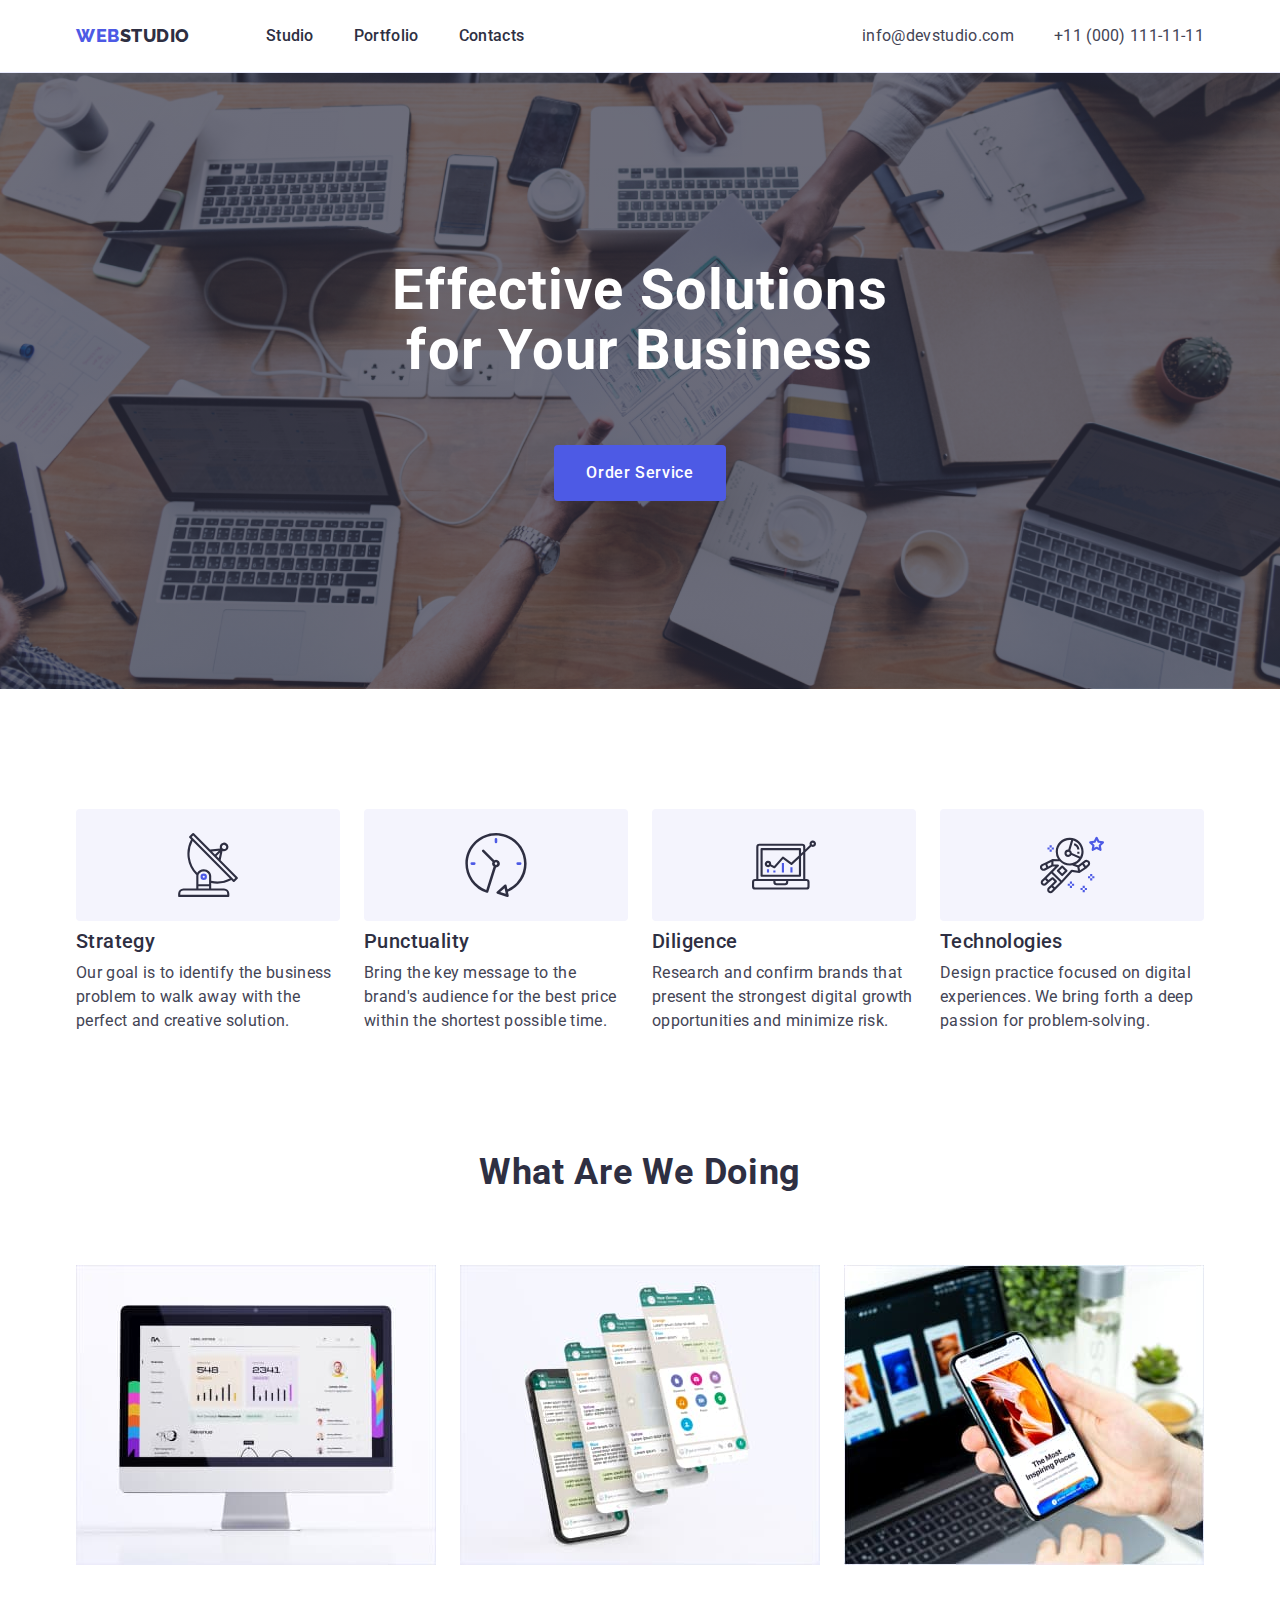
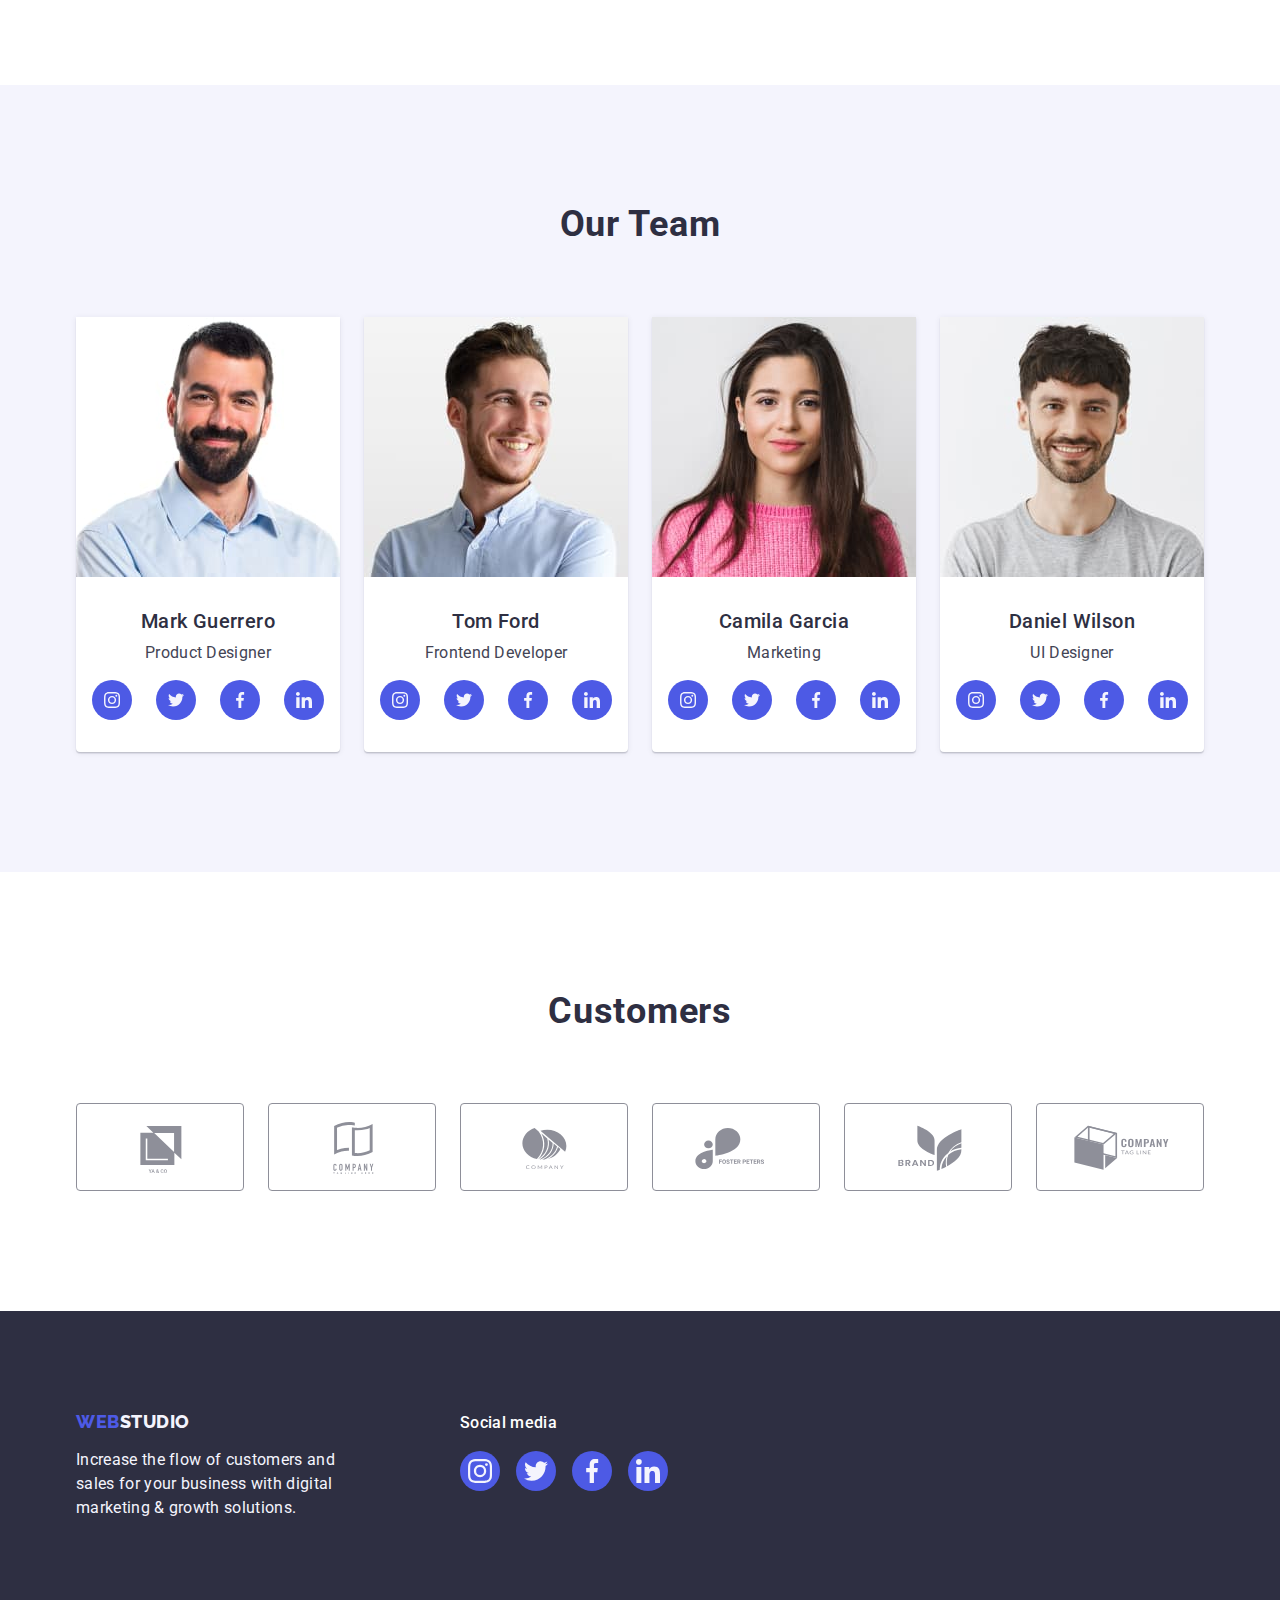
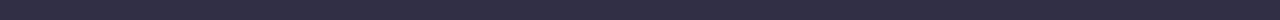
<file: index.html>
<!DOCTYPE html>
<html lang="en">
  <head>
    <meta charset="UTF-8" />
    <meta http-equiv="X-UA-Compatible" content="IE=edge" />
    <meta name="viewport" content="width=device-width, initial-scale=1.0" />
    <link rel="preconnect" href="https://fonts.googleapis.com" />
    <link rel="preconnect" href="https://fonts.gstatic.com" crossorigin />
    <link
      href="https://fonts.googleapis.com/css2?family=Raleway:wght@800&family=Roboto:wght@400;500;700;900&display=swap"
      rel="stylesheet"
    />
    <title>Document</title>
    <link
      rel="stylesheet"
      href="https://cdn.jsdelivr.net/npm/modern-normalize@1.1.0/modern-normalize.min.css"
    />
    <link rel="stylesheet" href="./css/style.css" />
  </head>
  <body>
    <header class="header">
      <div class="header-container container">
        <nav class="list-nav">
          <a class="logo link" href="./index.html"
            >Web<span class="logo-text">Studio</span></a
          >
          <ul class="list">
            <li>
              <a href="./index.html" class="list-link link">Studio</a>
            </li>
            <li>
              <a class="list-link link" href="./portfolio.html">Portfolio</a>
            </li>
            <li><a class="list-link link" href="">Contacts</a></li>
          </ul>
        </nav>
        <address class="address-list">
          <ul class="list-address">
            <li>
              <a class="list-menu link" href="mailto:info@devstudio.com"
                >info@devstudio.com</a
              >
            </li>
            <li>
              <a class="list-menu link" href="tel:+110001111111"
                >+11 (000) 111-11-11</a
              >
            </li>
          </ul>
        </address>
      </div>
    </header>
    <main>
      <section class="hero">
        <div class="container hero-container">
          <h1 class="hero-title">Effective Solutions for Your Business</h1>
          <button class="hero-btn" type="button">Order Service</button>
        </div>
      </section>
      <section class="strengths">
        <div class="container strengths-container">
          <h2 class="strengths-title">Our strengths</h2>
          <ul class="list-strengths">
            <li class="strengths-item">
              <div class="advantages-wrapper">
                <svg class="strength-icon" width="64" height="64">
                  <use href="./images/icons.svg#icon-antenna-1"></use>
                </svg>
              </div>
              <h3 class="list-title">Strategy</h3>
              <p class="list-desc">
                Our goal is to identify the business problem to walk away with
                the perfect and creative solution.
              </p>
            </li>
            <li class="strengths-item">
              <div class="advantages-wrapper">
                <svg class="strength-icon" width="64" height="64">
                  <use href="./images/icons.svg#icon-clock-1"></use>
                </svg>
              </div>
              <h3 class="list-title">Punctuality</h3>
              <p class="list-desc">
                Bring the key message to the brand's audience for the best price
                within the shortest possible time.
              </p>
            </li>
            <li class="strengths-item">
              <div class="advantages-wrapper">
                <svg class="strength-icon" width="64" height="64">
                  <use href="./images/icons.svg#icon-diagram-1"></use>
                </svg>
              </div>
              <h3 class="list-title">Diligence</h3>
              <p class="list-desc">
                Research and confirm brands that present the strongest digital
                growth opportunities and minimize risk.
              </p>
            </li>
            <li class="strengths-item">
              <div class="advantages-wrapper">
                <svg class="strength-icon" width="64" height="64">
                  <use href="./images/icons.svg#icon-astronaut-1"></use>
                </svg>
              </div>
              <h3 class="list-title">Technologies</h3>
              <p class="list-desc">
                Design practice focused on digital experiences. We bring forth a
                deep passion for problem-solving.
              </p>
            </li>
          </ul>
        </div>
      </section>
      <section class="doing">
        <div class="container doing-container">
          <h2 class="do-title">What are we doing</h2>
          <ul class="list-img">
            <li class="doing-item">
              <img src="./images/img5.jpg" width="360" alt="iMac" />
            </li>
            <li class="doing-item">
              <img src="./images/img6.jpg" width="360" alt="Messenger" />
            </li>
            <li class="doing-item">
              <img src="./images/img7.jpg" width="360" alt="iPhone app" />
            </li>
          </ul>
        </div>
      </section>
      <section class="team-section">
        <div class="container team-container">
          <h2 class="team-title">Our Team</h2>
          <ul class="list-team">
            <li class="list-item">
              <img src="./images/img.jpg" width="264" alt="Mark Guerrero" />
              <div class="text-decoration">
                <h3 class="list-title-second">Mark Guerrero</h3>
                <p class="list-desc-second">Product Designer</p>
                <ul class="icons-wrapper">
                  <li class="social-list__link">
                    <a class="icons-link" href="">
                      <svg class="team-icons" width="16" height="16">
                        <use href="./images/icons.svg#icon-instagram"></use>
                      </svg>
                    </a>
                  </li>
                  <li class="social-list__link">
                    <a class="icons-link" href="">
                      <svg class="team-icons" width="16" height="16">
                        <use href="./images/icons.svg#icon-twitter"></use>
                      </svg>
                    </a>
                  </li>
                  <li class="social-list__link">
                    <a class="icons-link" href="">
                      <svg class="team-icons" width="16" height="16">
                        <use href="./images/icons.svg#icon-facebook"></use>
                      </svg>
                    </a>
                  </li>
                  <li class="social-list__link">
                    <a class="icons-link" href="">
                      <svg class="team-icons" width="16" height="16">
                        <use href="./images/icons.svg#icon-linkedin"></use>
                      </svg>
                    </a>
                  </li>
                </ul>
              </div>
            </li>
            <li class="list-item">
              <img src="./images/img2.jpg" width="264" alt="Tom Ford" />
              <div class="text-decoration">
                <h3 class="list-title-second">Tom Ford</h3>
                <p class="list-desc-second">Frontend Developer</p>
                <ul class="icons-wrapper">
                  <li class="social-list__link">
                    <a class="icons-link" href="">
                      <svg class="team-icons" width="16" height="16">
                        <use href="./images/icons.svg#icon-instagram"></use>
                      </svg>
                    </a>
                  </li>
                  <li class="social-list__link">
                    <a class="icons-link" href="">
                      <svg class="team-icons" width="16" height="16">
                        <use href="./images/icons.svg#icon-twitter"></use>
                      </svg>
                    </a>
                  </li>
                  <li class="social-list__link">
                    <a class="icons-link" href="">
                      <svg class="team-icons" width="16" height="16">
                        <use href="./images/icons.svg#icon-facebook"></use>
                      </svg>
                    </a>
                  </li>
                  <li class="social-list__link">
                    <a class="icons-link" href="">
                      <svg class="team-icons" width="16" height="16">
                        <use href="./images/icons.svg#icon-linkedin"></use>
                      </svg>
                    </a>
                  </li>
                </ul>
              </div>
            </li>
            <li class="list-item">
              <img src="./images/img3.jpg" width="264" alt="Camila Garcia" />
              <div class="text-decoration">
                <h3 class="list-title-second">Camila Garcia</h3>
                <p class="list-desc-second">Marketing</p>
                <ul class="icons-wrapper">
                  <li class="social-list__link">
                    <a class="icons-link" href="">
                      <svg class="team-icons" width="16" height="16">
                        <use href="./images/icons.svg#icon-instagram"></use>
                      </svg>
                    </a>
                  </li>
                  <li class="social-list__link">
                    <a class="icons-link" href="">
                      <svg class="team-icons" width="16" height="16">
                        <use href="./images/icons.svg#icon-twitter"></use>
                      </svg>
                    </a>
                  </li>
                  <li class="social-list__link">
                    <a class="icons-link" href="">
                      <svg class="team-icons" width="16" height="16">
                        <use href="./images/icons.svg#icon-facebook"></use>
                      </svg>
                    </a>
                  </li>
                  <li class="social-list__link">
                    <a class="icons-link" href="">
                      <svg class="team-icons" width="16" height="16">
                        <use href="./images/icons.svg#icon-linkedin"></use>
                      </svg>
                    </a>
                  </li>
                </ul>
              </div>
            </li>
            <li class="list-item">
              <img src="./images/img4.jpg" width="264" alt="Daniel Wilson" />
              <div class="text-decoration">
                <h3 class="list-title-second">Daniel Wilson</h3>
                <p class="list-desc-second">UI Designer</p>
                <ul class="icons-wrapper">
                  <li class="social-list__link">
                    <a class="icons-link" href="">
                      <svg class="team-icons" width="16" height="16">
                        <use href="./images/icons.svg#icon-instagram"></use>
                      </svg>
                    </a>
                  </li>
                  <li class="social-list__link">
                    <a class="icons-link" href="">
                      <svg class="team-icons" width="16" height="16">
                        <use href="./images/icons.svg#icon-twitter"></use>
                      </svg>
                    </a>
                  </li>
                  <li class="social-list__link">
                    <a class="icons-link" href="">
                      <svg class="team-icons" width="16" height="16">
                        <use href="./images/icons.svg#icon-facebook"></use>
                      </svg>
                    </a>
                  </li>
                  <li class="social-list__link">
                    <a class="icons-link" href="">
                      <svg class="team-icons" width="16" height="16">
                        <use href="./images/icons.svg#icon-linkedin"></use>
                      </svg>
                    </a>
                  </li>
                </ul>
              </div>
            </li>
          </ul>
        </div>
      </section>
      <section class="customers-section">
        <div class="container">
          <h2 class="title-customers">Customers</h2>
          <ul class="customers-list">
            <li class="customers-item">
              <a href="" class="customers-link link">
                <svg class="customers-icon" width="104" height="56">
                  <use href="./images/icons.svg#icon-Logo"></use>
                </svg>
              </a>
            </li>

            <li class="customers-item">
              <a href="" class="customers-link link">
                <svg class="customers-icon" width="104" height="56">
                  <use href="./images/icons.svg#icon-Logo-2"></use>
                </svg>
              </a>
            </li>
            <li class="customers-item">
              <a href="" class="customers-link link">
                <svg class="customers-icon" width="104" height="56">
                  <use href="./images/icons.svg#icon-Logo-3"></use>
                </svg>
              </a>
            </li>

            <li class="customers-item">
              <a href="" class="customers-link link">
                <svg class="customers-icon" width="104" height="56">
                  <use href="./images/icons.svg#icon-Logo-4"></use>
                </svg>
              </a>
            </li>
            <li class="customers-item">
              <a href="" class="customers-link link">
                <svg class="customers-icon" width="104" height="56">
                  <use href="./images/icons.svg#icon-Logo-5"></use>
                </svg>
              </a>
            </li>

            <li class="customers-item">
              <a href="" class="customers-link link">
                <svg class="customers-icon" width="104" height="56">
                  <use href="./images/icons.svg#icon-Logo-6"></use>
                </svg>
              </a>
            </li>
          </ul>
        </div>
      </section>
    </main>
    <footer class="footer">
      <div class="container footer-container">
        <div class="footer__inner-box">
          <a class="logo-footer link" href="./index.html"
            >Web<span class="footer-span">Studio</span></a
          >
          <p class="copyright">
            Increase the flow of customers and sales for your business with
            digital marketing & growth solutions.
          </p>
        </div>
        <div class="footer__social-link">
          <p class="social-desc">Social media</p>
          <ul class="footer__social-list">
            <li class="footer__social-items">
              <a href="" class="footer__social-links">
                <svg class="team-icons" width="24" height="24">
                  <use href="./images/icons.svg#icon-instagram"></use>
                </svg>
              </a>
            </li>
            <li class="footer__social-items">
              <a href="" class="footer__social-links">
                <svg class="team-icons" width="24" height="24">
                  <use href="./images/icons.svg#icon-twitter"></use>
                </svg>
              </a>
            </li>
            <li class="footer__social-items">
              <a href="" class="footer__social-links">
                <svg class="team-icons" width="24" height="24">
                  <use href="./images/icons.svg#icon-facebook"></use>
                </svg>
              </a>
            </li>
            <li class="footer__social-items">
              <a href="" class="footer__social-links">
                <svg class="team-icons" width="24" height="24">
                  <use href="./images/icons.svg#icon-linkedin"></use>
                </svg>
              </a>
            </li>
          </ul>
        </div>
      </div>
    </footer>
  </body>
</html>
</file>
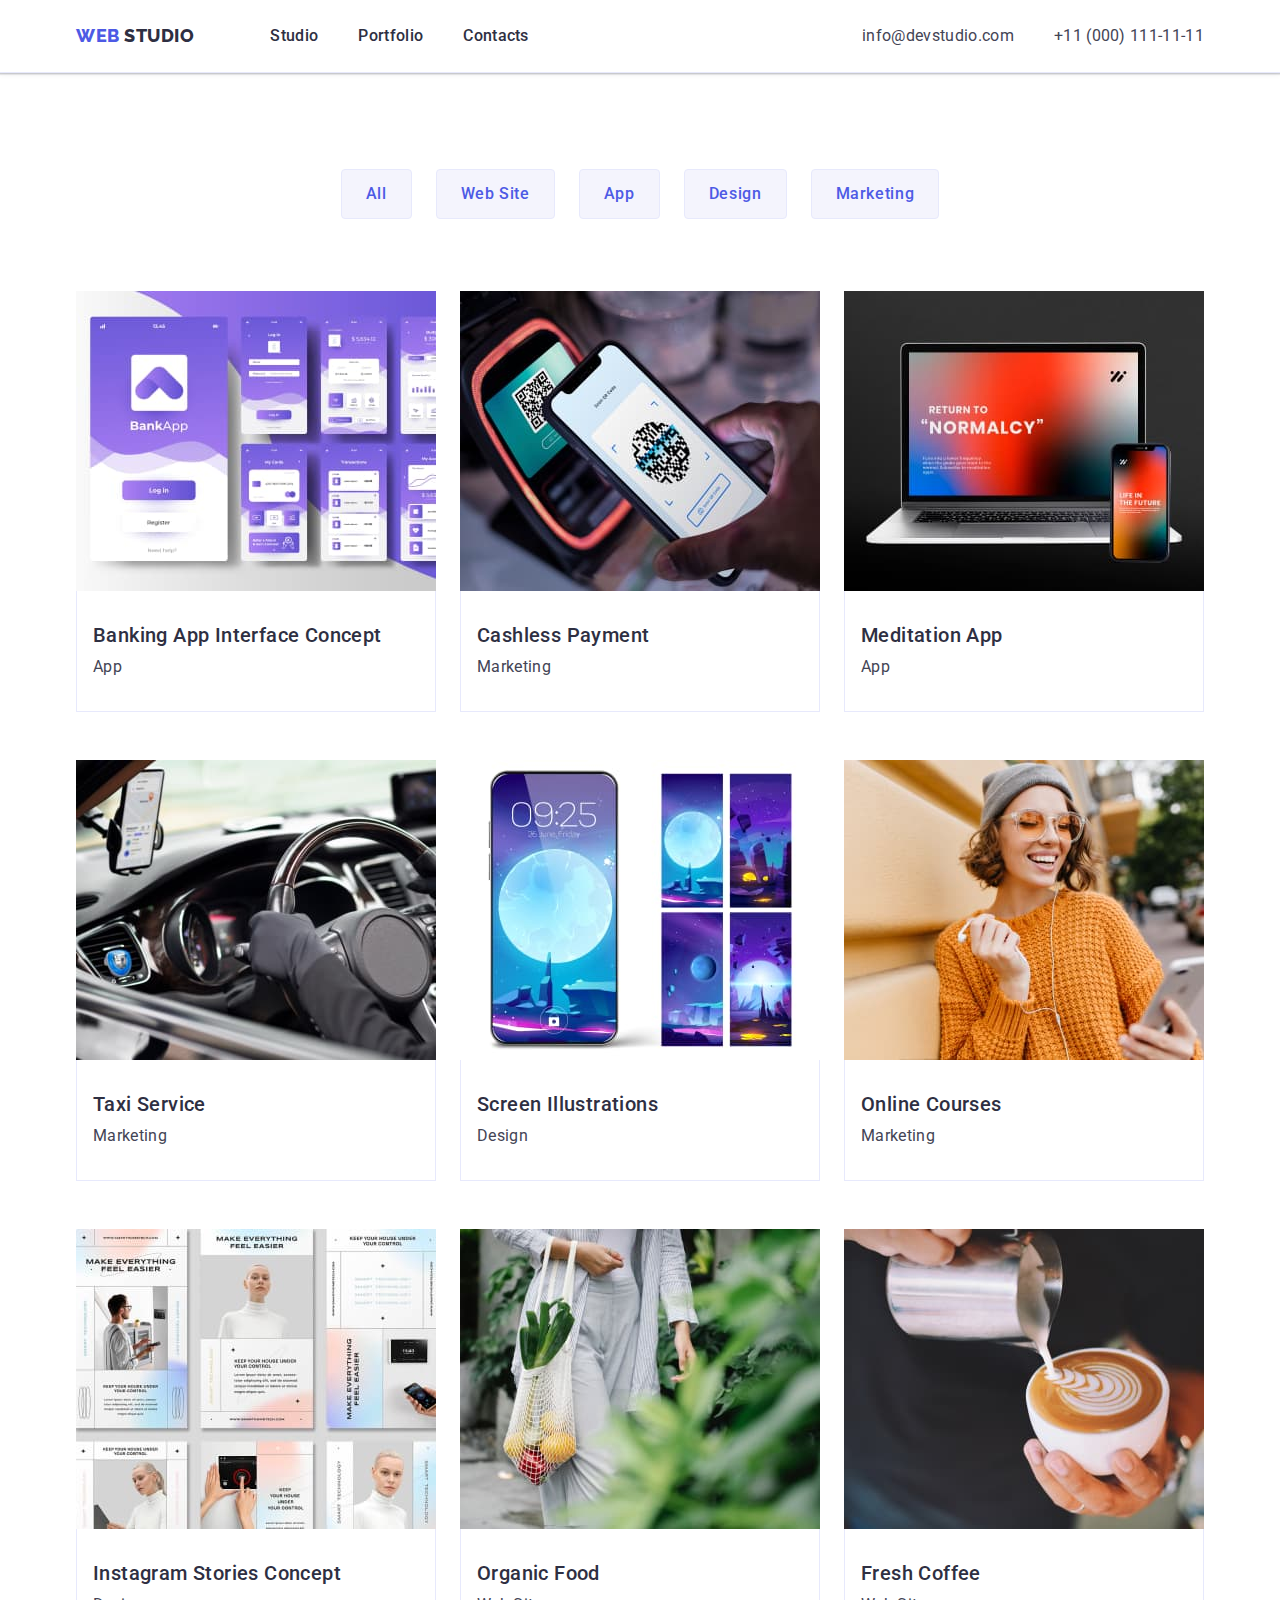
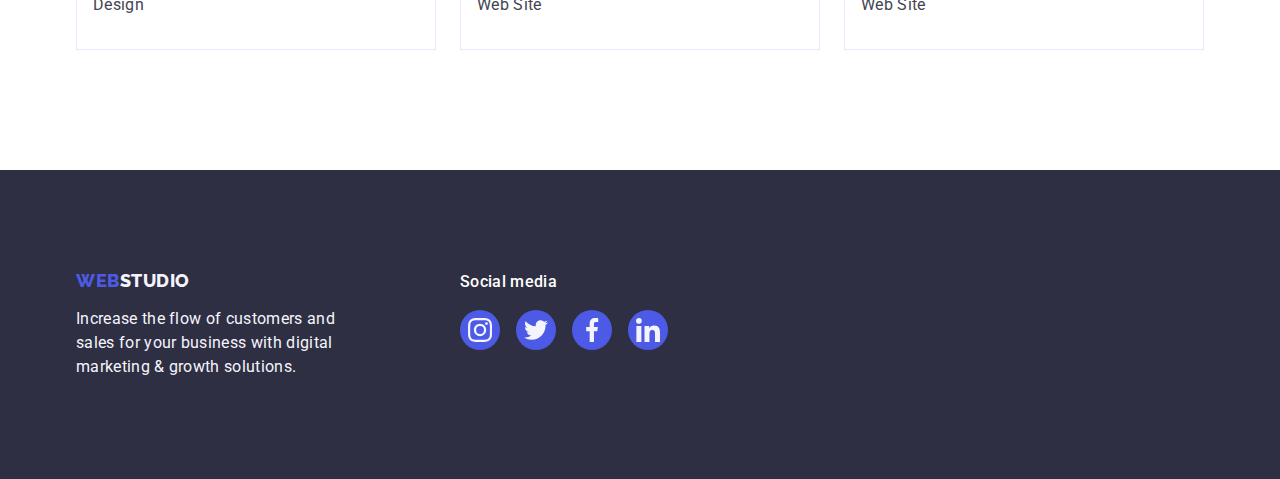
<file: portfolio.html>
<!DOCTYPE html>
<html lang="en">
  <head>
    <meta charset="UTF-8" />
    <meta http-equiv="X-UA-Compatible" content="IE=edge" />
    <meta name="viewport" content="width=device-width, initial-scale=1.0" />
    <title>Document</title>
    <link rel="preconnect" href="https://fonts.googleapis.com" />
    <link rel="preconnect" href="https://fonts.gstatic.com" crossorigin />
    <link
      href="https://fonts.googleapis.com/css2?family=Raleway:wght@800&family=Roboto:wght@400;500;700;900&display=swap"
      rel="stylesheet"
    />
    <link
      rel="stylesheet"
      href="https://cdn.jsdelivr.net/npm/modern-normalize@1.1.0/modern-normalize.min.css"
    />
    <link rel="stylesheet" href="./css/style.css" />
  </head>
  <body>
    <header class="header">
      <div class="container header-container">
        <nav class="list-nav">
          <a href="./index.html" class="logo link"
            >WEB <span class="logo-text">Studio</span></a
          >
          <ul class="list">
            <li>
              <a href="./index.html" class="list-link link">Studio</a>
            </li>
            <li>
              <a class="list-link link" href="./portfolio.html">Portfolio</a>
            </li>
            <li><a class="list-link link" href="">Contacts</a></li>
          </ul>
        </nav>
        <address class="address-list">
          <ul class="list-address">
            <li>
              <a class="list-menu link" href="mailto:info@devstudio.com"
                >info@devstudio.com</a
              >
            </li>
            <li>
              <a class="list-menu link" href="tel:+110001111111"
                >+11 (000) 111-11-11</a
              >
            </li>
          </ul>
        </address>
      </div>
    </header>
    <main class="main">
      <section class="portfolio-section">
        <div class="container portfolio-container">
          <h1 class="portfolio-title__hidden" hidden>Portfolio</h1>
          <ul class="list-btn">
            <li><button class="portfolio-btn" type="button">All</button></li>
            <li>
              <button class="portfolio-btn" type="button">Web Site</button>
            </li>
            <li><button class="portfolio-btn" type="button">App</button></li>
            <li><button class="portfolio-btn" type="button">Design</button></li>
            <li>
              <button class="portfolio-btn" type="button">Marketing</button>
            </li>
          </ul>
          <ul class="list-portfolio">
            <li class="portfolio__item-list link">
              <a href="" class="portfolio-item link">
                <img
                  class="portfolio-item__img"
                  src="./images/portfolio/portfolio-1.jpg"
                  width="360"
                  height="300"
                  alt="Bank"
                />
                <div class="portfolio-decoration">
                  <h2 class="portfolio-item__title">
                    Banking App Interface Concept
                  </h2>
                  <p class="portfolio-item__description">App</p>
                </div>
              </a>
            </li>
            <li class="portfolio__item-list link">
              <a href="" class="portfolio-item link">
                <img
                  class="portfolio-item__img"
                  src="./images/portfolio/portfolio-2.jpg"
                  width="360"
                  height="300"
                  alt="Mark"
                />
                <div class="portfolio-decoration">
                  <h2 class="portfolio-item__title">Cashless Payment</h2>
                  <p class="portfolio-item__description">Marketing</p>
                </div>
              </a>
            </li>
            <li class="portfolio__item-list link">
              <a href="" class="portfolio-item link">
                <img
                  class="portfolio-item__img"
                  src="./images/portfolio/portfolio-3.jpg"
                  width="360"
                  height="300"
                  alt="App"
                />
                <div class="portfolio-decoration">
                  <h2 class="portfolio-item__title">Meditation App</h2>
                  <p class="portfolio-item__description">App</p>
                </div>
              </a>
            </li>
            <li class="portfolio__item-list link">
              <a href="" class="portfolio-item link">
                <img
                  class="portfolio-item__img"
                  src="./images/portfolio/portfolio-4.jpg"
                  width="360"
                  height="300"
                  alt="Taxi"
                />
                <div class="portfolio-decoration">
                  <h2 class="portfolio-item__title">Taxi Service</h2>
                  <p class="portfolio-item__description">Marketing</p>
                </div>
              </a>
            </li>
            <li class="portfolio__item-list link">
              <a href="" class="portfolio-item link">
                <img
                  class="portfolio-item__img"
                  src="./images/portfolio/portfolio-5.jpg"
                  width="360"
                  height="300"
                  alt="Screen"
                />
                <div class="portfolio-decoration">
                  <h2 class="portfolio-item__title">Screen Illustrations</h2>
                  <p class="portfolio-item__description">Design</p>
                </div>
              </a>
            </li>
            <li class="portfolio__item-list link">
              <a href="" class="portfolio-item link">
                <img
                  class="portfolio-item__img"
                  src="./images/portfolio/portfolio-6.jpg"
                  width="360"
                  height="300"
                  alt="Course"
                />
                <div class="portfolio-decoration">
                  <h2 class="portfolio-item__title">Online Courses</h2>
                  <p class="portfolio-item__description">Marketing</p>
                </div>
              </a>
            </li>
            <li class="portfolio__item-list link">
              <a href="" class="portfolio-item link">
                <img
                  class="portfolio-item__img"
                  src="./images/portfolio/portfolio-7.jpg"
                  width="360"
                  height="300"
                  alt="Concept"
                />
                <div class="portfolio-decoration">
                  <h2 class="portfolio-item__title">
                    Instagram Stories Concept
                  </h2>
                  <p class="portfolio-item__description">Design</p>
                </div>
              </a>
            </li>
            <li class="portfolio__item-list link">
              <a href="" class="portfolio-item link">
                <img
                  class="portfolio-item__img"
                  src="./images/portfolio/portfolio-8.jpg"
                  width="360"
                  height="300"
                  alt="Food"
                />
                <div class="portfolio-decoration">
                  <h2 class="portfolio-item__title">Organic Food</h2>
                  <p class="portfolio-item__description">Web Site</p>
                </div>
              </a>
            </li>
            <li class="portfolio__item-list link">
              <a href="" class="portfolio-item link">
                <img
                  class="portfolio-item__img"
                  src="./images/portfolio/portfolio-9.jpg"
                  width="360"
                  height="300"
                  alt="Coffee"
                />
                <div class="portfolio-decoration">
                  <h2 class="portfolio-item__title">Fresh Coffee</h2>
                  <p class="portfolio-item__description">Web Site</p>
                </div>
              </a>
            </li>
          </ul>
        </div>
      </section>
    </main>
    <footer class="footer">
      <div class="container footer-container">
        <div class="footer__inner-box">
          <a class="logo-footer link" href="./index.html"
            >Web<span class="footer-span">Studio</span></a
          >
          <p class="copyright">
            Increase the flow of customers and sales for your business with
            digital marketing & growth solutions.
          </p>
        </div>
        <div class="footer__social-link">
          <p class="social-desc">Social media</p>
          <ul class="footer__social-list">
            <li class="footer__social-items">
              <a href="" class="footer__social-links">
                <svg class="team-icons" width="24" height="24">
                  <use href="./images/icons.svg#icon-instagram"></use>
                </svg>
              </a>
            </li>
            <li class="footer__social-items">
              <a href="" class="footer__social-links">
                <svg class="team-icons" width="24" height="24">
                  <use href="./images/icons.svg#icon-twitter"></use>
                </svg>
              </a>
            </li>
            <li class="footer__social-items">
              <a href="" class="footer__social-links">
                <svg class="team-icons" width="24" height="24">
                  <use href="./images/icons.svg#icon-facebook"></use>
                </svg>
              </a>
            </li>
            <li class="footer__social-items">
              <a href="" class="footer__social-links">
                <svg class="team-icons" width="24" height="24">
                  <use href="./images/icons.svg#icon-linkedin"></use>
                </svg>
              </a>
            </li>
          </ul>
        </div>
      </div>
    </footer>
  </body>
</html>
</file>
<file: css/style.css>
body {
font-family: "Roboto", sans-serif;
color: #434455;
background-color: var(--bg-color);
}

h1,
h2,
h3,
h4,
h5,
h6,
p {
margin-top: 0;
margin-bottom: 0;
}

img{
display:block;    
}

ul{
padding-left: 0px;    
margin:0px;
}
:root{
--bg-color:#FFFFFF;
--logo-color:#4d5ae5;
--span-color:#2e2f42;
--list-color:#434455;
--btn-bg:#f4f4fd;
--btn-hover:#404bbf;
}

.container{
width: 1158px;
margin: 0px auto;
padding: 0px 15px;
}

.header-container{
display: flex;    
}


.logo {
font-family: 'Raleway', sans-serif;
font-weight: 800;
font-size: 18px;
line-height: 1.17;
letter-spacing: 0.03em;
text-transform: uppercase;
color:var(--logo-color);
text-decoration: none;
font-style: normal;
margin-right: 76px;
}

.logo-text {
color:var(--span-color);

}

.header{
display: flex;
align-items: center;
padding-top: 24px;
padding-bottom: 24px;
border-bottom: 1px solid #e7e9fc;
box-shadow:0px 2px 1px rgba(46, 47, 66, 0.08),0px 1px 1px rgba(46, 47, 66, 0.16),0px 1px 6px rgba(46, 47, 66, 0.08);
}

.list-nav {
list-style: none;
display: flex;
align-items: center;


}
.list-link:hover,
.list-link:focus{
    color:var(--btn-hover);
}
.address-list:hover,
.address-list:focus{
color:var(--btn-hover); 
} 
.link {
text-decoration: none;
}
.list-link {
font-weight: 500;
font-size: 16px;
line-height: 1.5;
letter-spacing:0.02em;
color:var(--span-color);
text-decoration: none;
padding-top: 24px;
padding-bottom: 24px;

}
.list-link:hover,
.list-link:focus {
color:var(--btn-hover);
} 


.address-menu:hover,
.address-menu:focus{
color: var(--btn-hover);

}
.address-list{
font-style: normal;
margin-left:auto;
}
.contacts {
font-style: normal;

}

.list-address{
display: flex;
gap: 40px;
list-style: none;
}

.list {
list-style:none;
display: flex;
gap:40px;


}
.list-menu {
font-weight: 400;   
font-style: 16px;
line-height: 1.5;
letter-spacing: 0.02em;
color:var(--list-color)    
}

.list-menu:hover,
.list-menu:focus{
    color:var(--btn-hover);
}

.hero{
background-color:var(--span-color);
text-align: center;
padding-top:188px;
padding-bottom: 188px;
background-image: linear-gradient(rgba(46, 47, 66, 0.7), rgba(46, 47, 66, 0.7)), url(../images/img-name.jpg);
max-width: 1440px;
background-repeat: no-repeat;
background-position: center;
background-size: cover;
margin: 0 auto;
}

h1.hero-title {
font-size: 56px;
line-height: 1.07;
text-align: center;
letter-spacing: 0.02em;
color:var(--bg-color);   
text-align: center;
margin-bottom: 64px;
max-width:496px;
margin-left:auto;
margin-right: auto;
}

.hero-btn {
background-color:var(--logo-color) ;
font-family: 'Roboto', sans-serif;
font-weight: 500;
font-size: 16px;
line-height: 1.5;
letter-spacing: 0.04em;
color:var(--bg-color);
margin-bottom: 188px;
padding: 16px 32px;
display: block;
min-width: 169px;
height: 56px;
border:none;
border-radius: 4px;
cursor: pointer;
margin: 0px auto;

}

.hero-btn:hover ,
.hero-btn:focus {
background-color:var(--btn-hover);
cursor: pointer;
}

.strengths-title{
position: absolute;
width: 1px;
height: 1px;
margin: -1px;
border: 0;
padding: 0;
white-space: nowrap;
clip-path:inset(100%);
clip:rect(0 0 0 0);
overflow: hidden;

}


.advantages-wrapper{
display: flex;
align-items: center;
justify-content: center;
height: 112px;
background-color: #f4f4fd;
border-radius: 4px;
margin-bottom: 8px;
}

.icons-wrapper{
list-style: none;
display: flex;
justify-content: center;
gap:24px;
margin-top: 15px;    
}

.icons-link{
fill: #F4F4FD;   
background-color: #4D5AE5;
width: 40px;
height: 40px;
display:inline-block;
align-items: center; 
border-radius: 50%;
display: flex;
justify-content: center;
}

.icons-link:hover,:focus.icons-link{
background-color:#404BBF;    
}

.strengths{
padding-top:120px;
padding-bottom:120px;    
}

.list-strengths{
list-style:none;
display: flex;
gap:24px;

}

.list-title{
font-weight: 500;
font-size: 20px;
line-height: 1.2;
letter-spacing: 0.02em;
color:var(--span-color);
margin-bottom: 8px;

}

.list-desc{
font-size: 16px;
line-height: 1.5;
letter-spacing: 0.02em;
color:var(--list-color);
width: 264px;

}
.doing{
padding-bottom:120px;
}

.do-title{
font-size: 36px;
line-height: 1.11;
text-align: center;
letter-spacing: 0.02em;
text-transform: capitalize;
color:var(--span-color);
margin-bottom:72px;
}
.list-img{
display: flex;
gap:24px;
list-style: none;    
}

.team-section{
background-color: var(--btn-bg);
padding-top:120px;
padding-bottom:120px;

}

.team-title{
font-size: 36px;
line-height: 1.11;
text-align: center;
letter-spacing: 0.02em;
text-transform: capitalize;
color:var(--span-color);
margin-bottom: 72px;
}
.text-decoration{
padding: 32px 16px 32px;
padding: 32px 0 32px;
}

.list-team{
display:flex;
gap:24px;
list-style: none;  
}

.list-item{
background-color:var(--bg-color);
border-radius: 0px 0px 4px 4px;
box-shadow:0px 1px 6px rgba(46, 47, 66, 0.08),
    0px 1px 1px rgba(46, 47, 66, 0.16),
    0px 2px 1px rgba(46, 47, 66, 0.08);

}

.text {
font-weight: 500;
font-size: 20px;
line-height: 1.2;
letter-spacing: 0.02em;
color:var(--span-color)    

}

.list-title-second{
font-weight: 500;
font-size: 20px;
line-height: 1.2;
letter-spacing: 0.02em;
color:var(--span-color);
text-align: center;
margin-bottom:8px;
}

.list-desc-second {
font-size: 16px;
line-height: 1.5;
letter-spacing: 0.02em;
color:var(--list-color);
margin-top: 8px;
text-align: center;    
}

.title-customers{
font-family: 'Roboto';
    font-style: normal;
    font-weight: 700;
    font-size: 36px;
    line-height: 40px;
    /* identical to box height, or 111% */

    text-align: center;
    letter-spacing: 0.02em;
    text-transform: capitalize;

    color: #2E2F42;
    line-height: 1.1;
    margin-bottom: 72px;
}

.customers-section {
    padding-top: 120px;
    padding-bottom: 120px;
}

.customers-list {
    display: flex;
    gap: 24px;
    list-style:none;
}

.customers-item {
    width: calc((100% - 120px) / 6);
    height: 88px;
}

.customers-link {
    display: flex;
    justify-content: center;
    align-items: center;
    width: 100%;
    height: 100%;
    color:#8e8f99;
    border: 1px solid #8e8f99;
    border-radius: 4px;
}

.customers-link:hover,
.customers-link:focus {
    border-color: #404bbf;
    color: #404bbf;
}

.customers-icon {
    fill: currentColor;
}

.customers-icon:hover,
.customers-icon:focus {
    fill: #404bbf;
}
.footer {
background-color:var(--span-color);
padding-top: 101.5px;

}

.footer-span{
color: var(--btn-bg);
}

.copyright{
width: 264px;  
}

.portfolio-title__hidden{
position: absolute;
width: 1px;
height: 1px;
margin: -1px;
border: 0;
padding: 0;
white-space: nowrap;
clip-path: inset(100%);
clip: rect(0 0 0 0);
overflow: hidden;
}

.portfolio-btn{
font-family: 'Roboto', sans-serif;  
font-weight: 500;
font-size: 16px;
line-height: 1.5;
letter-spacing: 0.04em;  
color:var(--logo-color);
background-color: var(--btn-bg);
cursor: pointer;
padding: 12px 24px;
border: 1px solid var(--border-btn);
border-radius: 4px;
border: 1px solid #e7e9fc;



}

.list-btn{
display: flex;
gap:24px;
list-style: none;
margin-bottom: 72px;
justify-content: center;
}

.portfolio-btn:hover,
.portfolio-btn:focus{
color:var(--bg-color); 
background-color: var(--btn-hover); 
border: 1px solid transparent;
box-shadow: 0px 3px 1px rgba(0, 0, 0, 0.1),
        0px 2px 1px rgba(0, 0, 0, 0.08),
        0px 2px 2px rgba(0, 0, 0, 0.12);
}

.portfolio-item__title{
font-weight: 500;
font-size: 20px;
line-height: 1.2;
letter-spacing: 0.02em;
color:var(--span-color);
margin-bottom:8px;
}

.list-portfolio{
display: flex;
flex-wrap: wrap;
list-style: none;
column-gap: 24px;
row-gap: 48px;
padding-left: 0px;


}

.portfolio-decoration{
padding: 32px 16px;
border: 1px solid #e7e9fc;
border-top: none;
}

.portfolio__item-list{
width: calc((100% - 48px) / 3);
}

.portfolio-item{
display: block;
}

.portfolio-item:hover,
.portfolio-item:focus{
box-shadow: 0px 1px 6px rgba(46, 47, 66, 0.08),
        0px 1px 1px rgba(46, 47, 66, 0.16),
        0px 2px 1px rgba(46, 47, 66, 0.08);
}

.portfolio-item__description{
font-size: 16px;
line-height: 1.5;
letter-spacing: 0.02em;
color:var(--list-color);

}

.logo-footer{
    text-decoration: none;
    font-family: 'Raleway', sans-serif;
        font-weight: 800;
        font-size: 18px;
        line-height: 1.17;
        letter-spacing: 0.03em;
        text-transform: uppercase;
        color: var(--logo-color);
        text-decoration: none;
        font-style: normal;
        display: inline-block;
        margin-bottom: 16px;
}

.hero-btn:hover,
.hero-btn:focus {
    background-color: var(--btn-hover);
    cursor: pointer;
    color:var(--bg-color);
   
}

.copyright{
font-weight: 400;
font-size: 16px;
line-height: 24px;
letter-spacing: 0.02em;
color: #F4F4FD;
}

.footer{
padding-top: 100px;
padding-bottom:100px;    
}

.footer-container{
display: flex;    
align-items: baseline;
}
.footer__inner-box{
margin-right:120px;
}
.footer__social-list{
list-style: none;
display: flex;
gap:16px;
  
}

.footer__social-links{
fill: #F4F4FD;
background-color: #4D5AE5;
width: 40px;
height: 40px;
display: inline-block;
align-items: center;
border-radius: 50%;
display: flex;
justify-content: center;
}
.social-desc{
font-family: 'Roboto';
font-style: normal;
font-weight: 500;
font-size: 16px;
line-height: 24px;
    /* identical to box height, or 150% */

letter-spacing: 0.02em;

    /* WHITE */

color: #FFFFFF;
margin-bottom: 16px;
}
.portfolio-section{
padding-top:96px;
padding-bottom:120px; 
}

.footer__social-links:hover{
background-color:#31D0AA;    
}
.footer__social-links:focus {
    background-color: #31D0AA;
}
</file>
